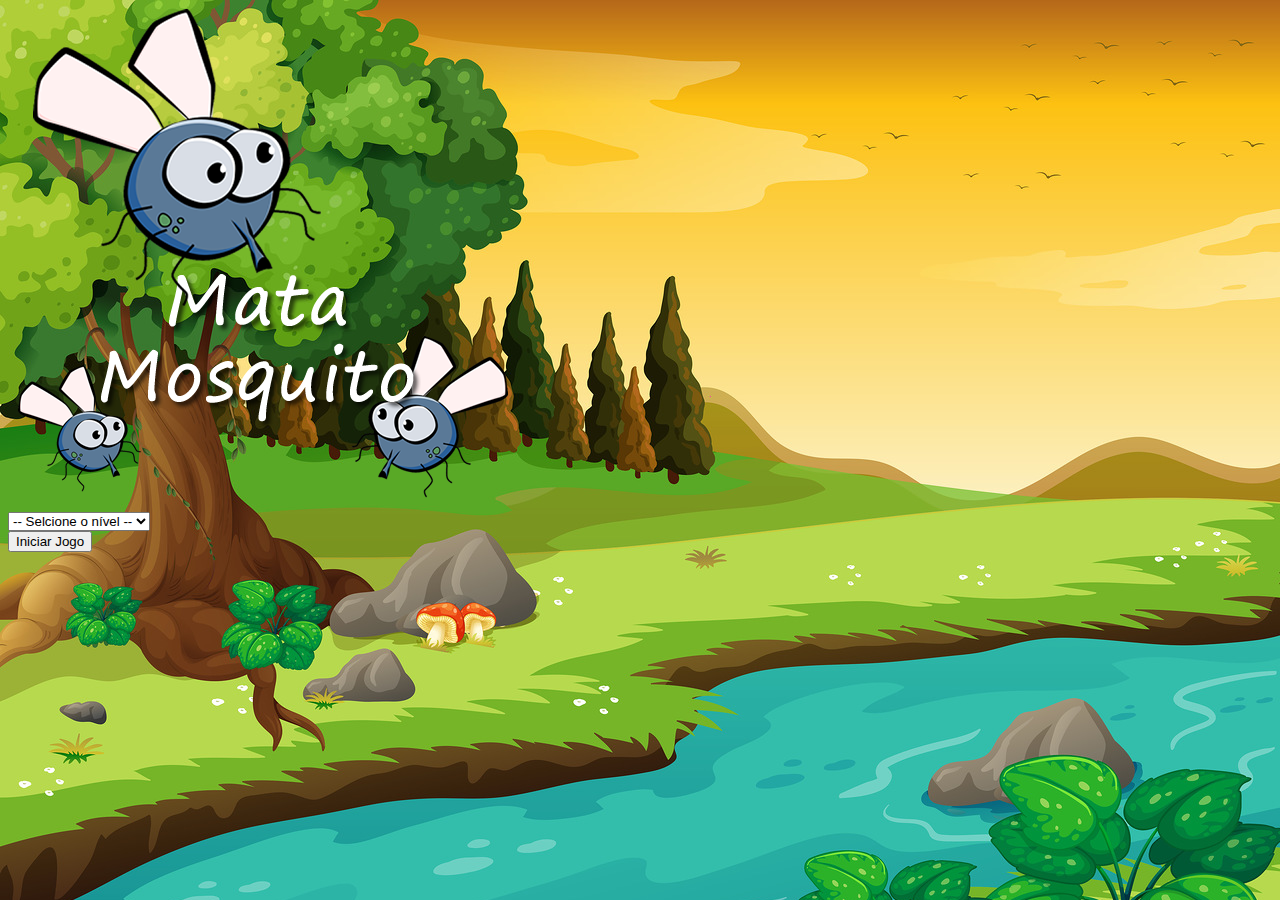
<file: index.html>
<!DOCTYPE html>

<html lang="pt-BR">
    <head>
        <meta charset="utf-8">
        <meta name="viewport" content="width=device-width, initial-scale=1">
        <title>Mata mosquito</title>
        <link rel="stylesheet" href="css/style.css">
        <link
            href="https://cdn.jsdelivr.net/npm/bootstrap@5.3.0-alpha1/dist/css/bootstrap.min.css"
            rel="stylesheet"
            integrity="sha384-GLhlTQ8iRABdZLl6O3oVMWSktQOp6b7In1Zl3/Jr59b6EGGoI1aFkw7cmDA6j6gD"
            crossorigin="anonymous"
        >
    </head>

    <body>
        
        <div class="container">
            <div class="row">
                <div class="col">
                    <div class="d-flex justify-content-center">
                        <img src="img/game.png" alt="Game Mata Mosquito">
                    </div>
                </div>
            </div>

            <div class="row">
                <div class="col">
                    <div class="d-flex justify-content-center">
                        <div class="mb-2">
                            <select name="" id="nivelJogo" class="form-select">
                                <option value="">-- Selcione o nível --</option>
                                <option value="normal">Normal</option>
                                <option value="dificil">Difícil</option>
                                <option value="chucknorris">Chucknorris</option>
                            </select>
                        </div>
                    </div>
                </div>
            </div>

            <div class="row">
                <div class="col">
                    <div class="d-flex justify-content-center">
                        <button
                            type="button"
                            class="btn btn-danger btn-lg"
                            onclick="iniciarJogo()"
                        >
                            Iniciar Jogo
                        </button>
                    </div>
                </div>
            </div>
        </div>



        <script
            src="https://cdn.jsdelivr.net/npm/bootstrap@5.3.0-alpha1/dist/js/bootstrap.bundle.min.js"
            integrity="sha384-w76AqPfDkMBDXo30jS1Sgez6pr3x5MlQ1ZAGC+nuZB+EYdgRZgiwxhTBTkF7CXvN"
            crossorigin="anonymous">
        </script>
        
        <script>
            function iniciarJogo() {
                var nivel = document.getElementById('nivelJogo').value
                
                console.log( nivel )

                if ( nivel === '' ) {
                    alert('Selecione um nível para iniciar o jogo!')
                    return false
                }

                window.location.href = 'app.html?'+nivel
            }
        </script>

        <!-- <script
            src="js/script.js">
        </script> -->
    </body>
</html>
</file>
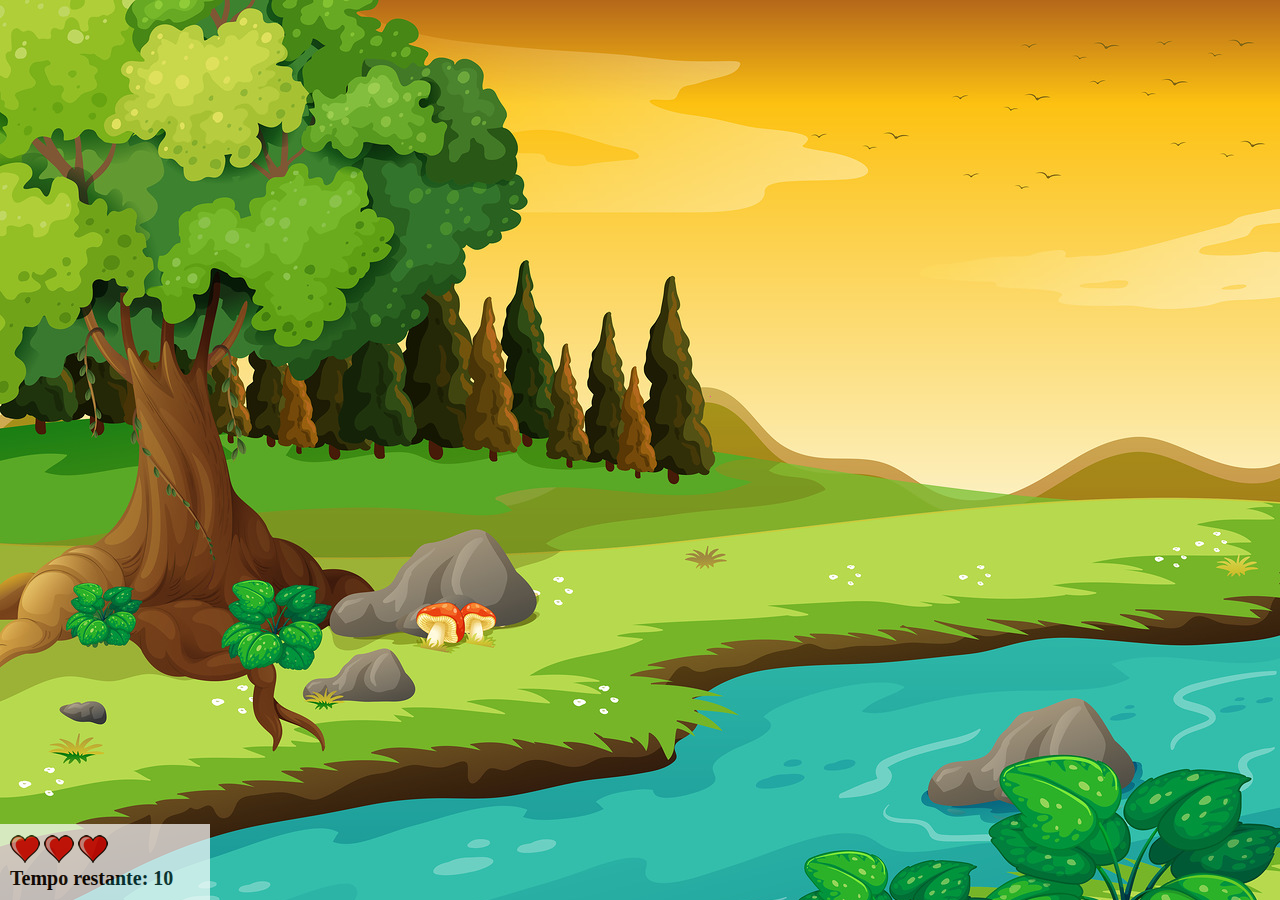
<file: app.html>
<!DOCTYPE html>

<html lang="pt-BR">
    <head>
        <meta charset="utf-8">
        <meta name="viewport" content="width=device-width, initial-scale=1">
        <title>Mata mosquito</title>
        <link rel="stylesheet" href="css/style.css">
    </head>

    <body onresize="ajustarTamanhoPalco()">
        
        <div class="painel">
            <div class="vidas">
                <img id="v1" src="img/coracao_cheio.png" alt="Coração vazio">
                <img id="v2" src="img/coracao_cheio.png" alt="Coração cheio">
                <img id="v3" src="img/coracao_cheio.png" alt="Coração cheio">
            </div>

            <div class="cronometro">
                Tempo restante: <span id="cronometro"></span>
            </div>
        </div>

        <script src="js/script.js"></script>
    </body>
</html>
</file>
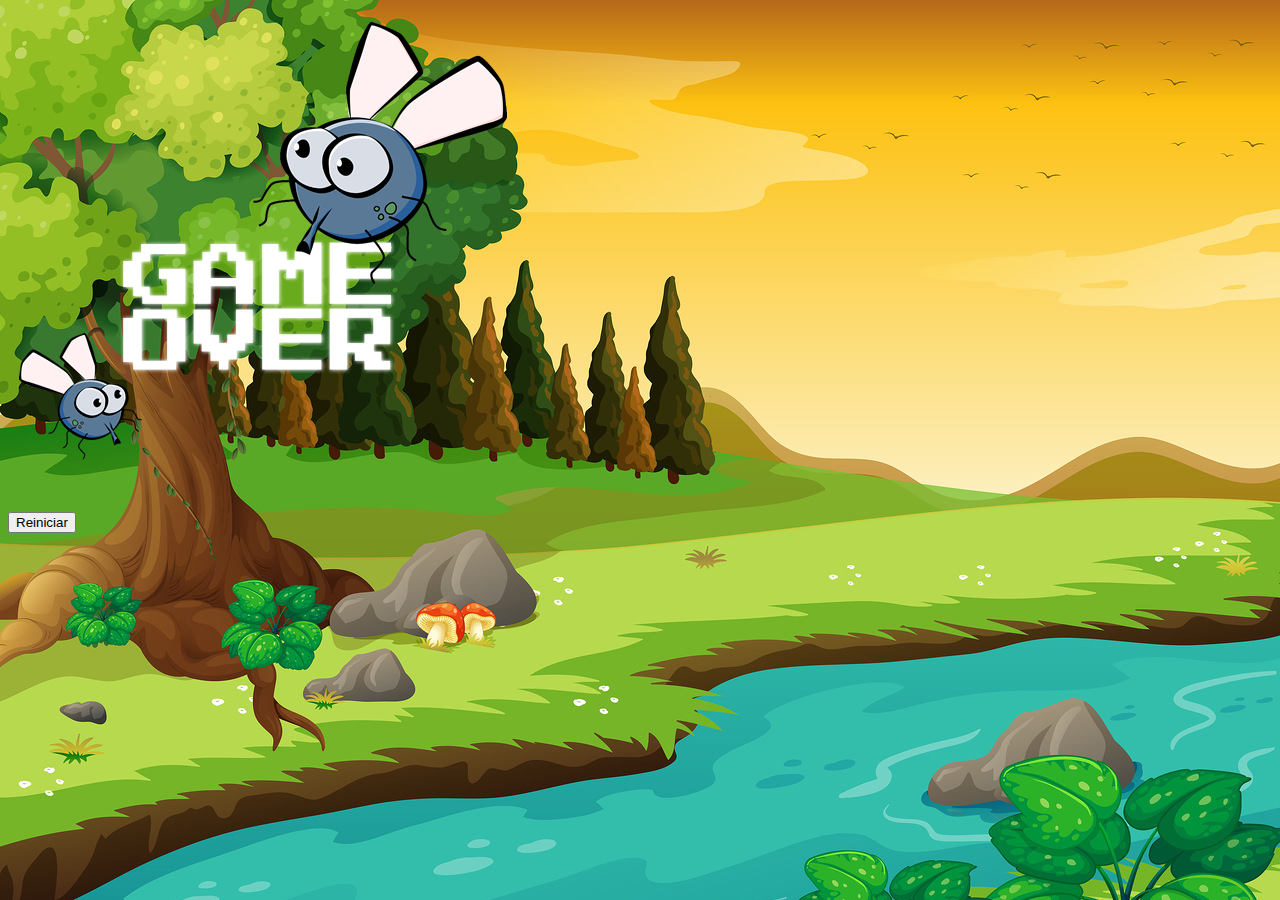
<file: fim_de_jogo.html>
<!DOCTYPE html>

<html lang="pt-BR">
    <head>
        <meta charset="utf-8">
        <meta name="viewport" content="width=device-width, initial-scale=1">
        <title>Mata mosquito</title>
        <link rel="stylesheet" href="css/style.css">
        <link
            href="https://cdn.jsdelivr.net/npm/bootstrap@5.3.0-alpha1/dist/css/bootstrap.min.css"
            rel="stylesheet"
            integrity="sha384-GLhlTQ8iRABdZLl6O3oVMWSktQOp6b7In1Zl3/Jr59b6EGGoI1aFkw7cmDA6j6gD"
            crossorigin="anonymous"
        >
    </head>

    <body>
        
        <div class="container">
            <div class="row">
                <div class="col">
                    <div class="d-flex justify-content-center">
                        <img src="img/game_over.png" alt="Game Over">
                    </div>
                </div>
            </div>

            <div class="row">
                <div class="col">
                    <div class="d-flex justify-content-center">
                        <button
                            type="button"
                            class="btn btn-dark btn-lg"
                            onclick="window.location.href='index.html'"
                        >
                            Reiniciar
                        </button>
                    </div>
                </div>
            </div>
        </div>



        <script
            src="https://cdn.jsdelivr.net/npm/bootstrap@5.3.0-alpha1/dist/js/bootstrap.bundle.min.js"
            integrity="sha384-w76AqPfDkMBDXo30jS1Sgez6pr3x5MlQ1ZAGC+nuZB+EYdgRZgiwxhTBTkF7CXvN"
            crossorigin="anonymous">
        </script>
        
        <!-- <script
            src="js/script.js">
        </script> -->
    </body>
</html>
</file>
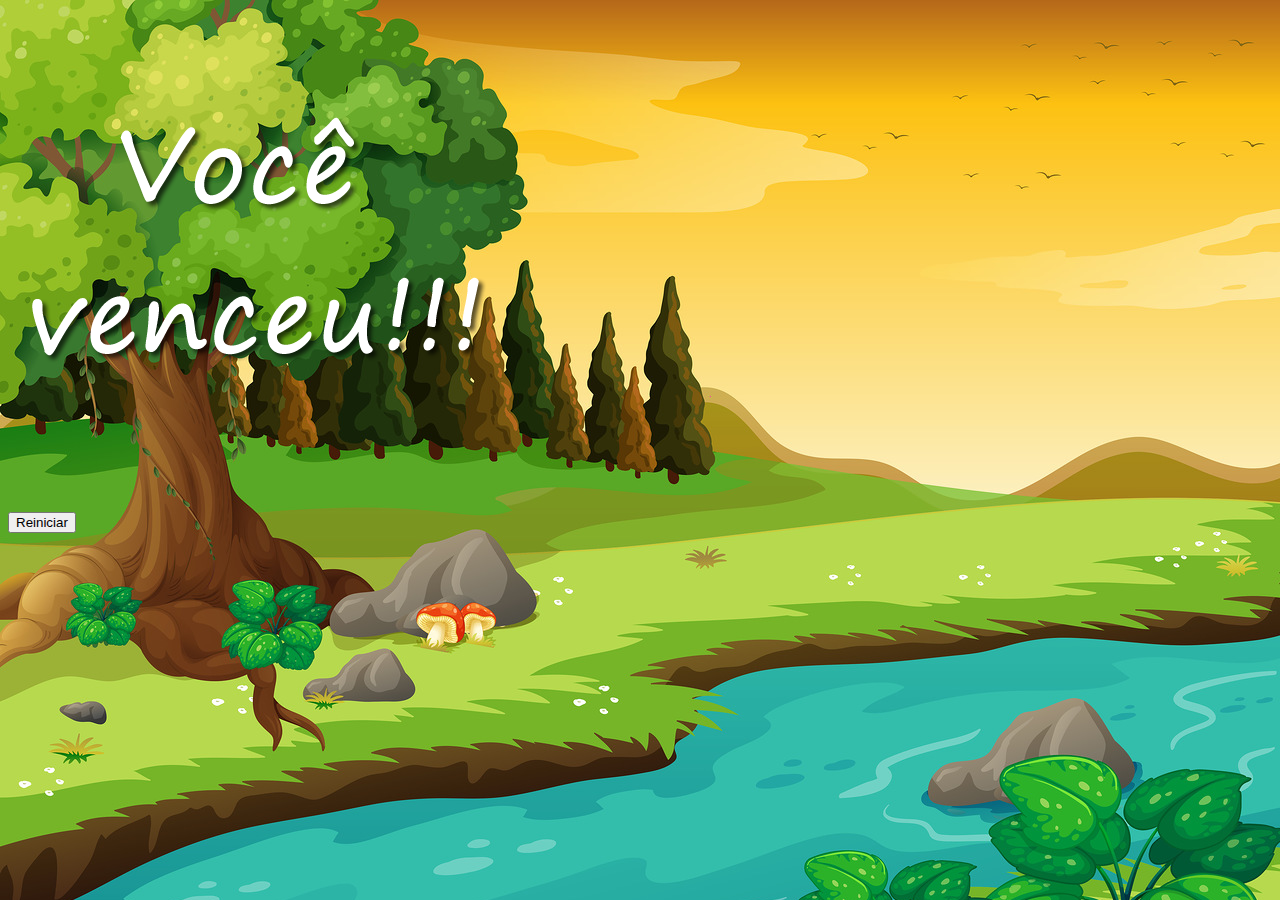
<file: vitoria.html>
<!DOCTYPE html>

<html lang="pt-BR">
    <head>
        <meta charset="utf-8">
        <meta name="viewport" content="width=device-width, initial-scale=1">
        <title>Mata mosquito</title>
        <link rel="stylesheet" href="css/style.css">
        <link
            href="https://cdn.jsdelivr.net/npm/bootstrap@5.3.0-alpha1/dist/css/bootstrap.min.css"
            rel="stylesheet"
            integrity="sha384-GLhlTQ8iRABdZLl6O3oVMWSktQOp6b7In1Zl3/Jr59b6EGGoI1aFkw7cmDA6j6gD"
            crossorigin="anonymous"
        >
    </head>

    <body>
        
        <div class="container">
            <div class="row">
                <div class="col">
                    <div class="d-flex justify-content-center">
                        <img src="img/vitoria.png" alt="Vitória">
                    </div>
                </div>
            </div>

            <div class="row">
                <div class="col">
                    <div class="d-flex justify-content-center">
                        <button
                            type="button"
                            class="btn btn-dark btn-lg"
                            onclick="window.location.href='index.html'"
                        >
                            Reiniciar
                        </button>
                    </div>
                </div>
            </div>
        </div>



        <script
            src="https://cdn.jsdelivr.net/npm/bootstrap@5.3.0-alpha1/dist/js/bootstrap.bundle.min.js"
            integrity="sha384-w76AqPfDkMBDXo30jS1Sgez6pr3x5MlQ1ZAGC+nuZB+EYdgRZgiwxhTBTkF7CXvN"
            crossorigin="anonymous">
        </script>
        
        <!-- <script
            src="js/script.js">
        </script> -->
    </body>
</html>
</file>
<file: css/style.css>
html {
    cursor: url( ../img/mata_mosquito.png ) 30 30, auto;
}

body {
    background: url( ../img/bg.jpg ) no-repeat;
    background-size: 100%;
}

.painel {
	position: absolute;
	width: 190px;
	padding: 10px;
    left: 0;
	bottom: 0;
	border-top: solid 1px #fff;
	background-color: #fff;
	opacity: .7;
}

.vidas, .cronometro {
    float: left;
}

.cronometro {
    font-size: 20px;
    font-weight: bold;
}

.mosquito-default {
    width: 50px;
    height: 50px;
}

.mosquito-md {
    width: 70px;
    height: 70px;
}

.mosquito-lg {
    width: 90px;
    height: 90px;
}

.ladoA {
    transform: scaleX( 1 );
}

.ladoB {
    transform: scaleX( -1 );
}
</file>
